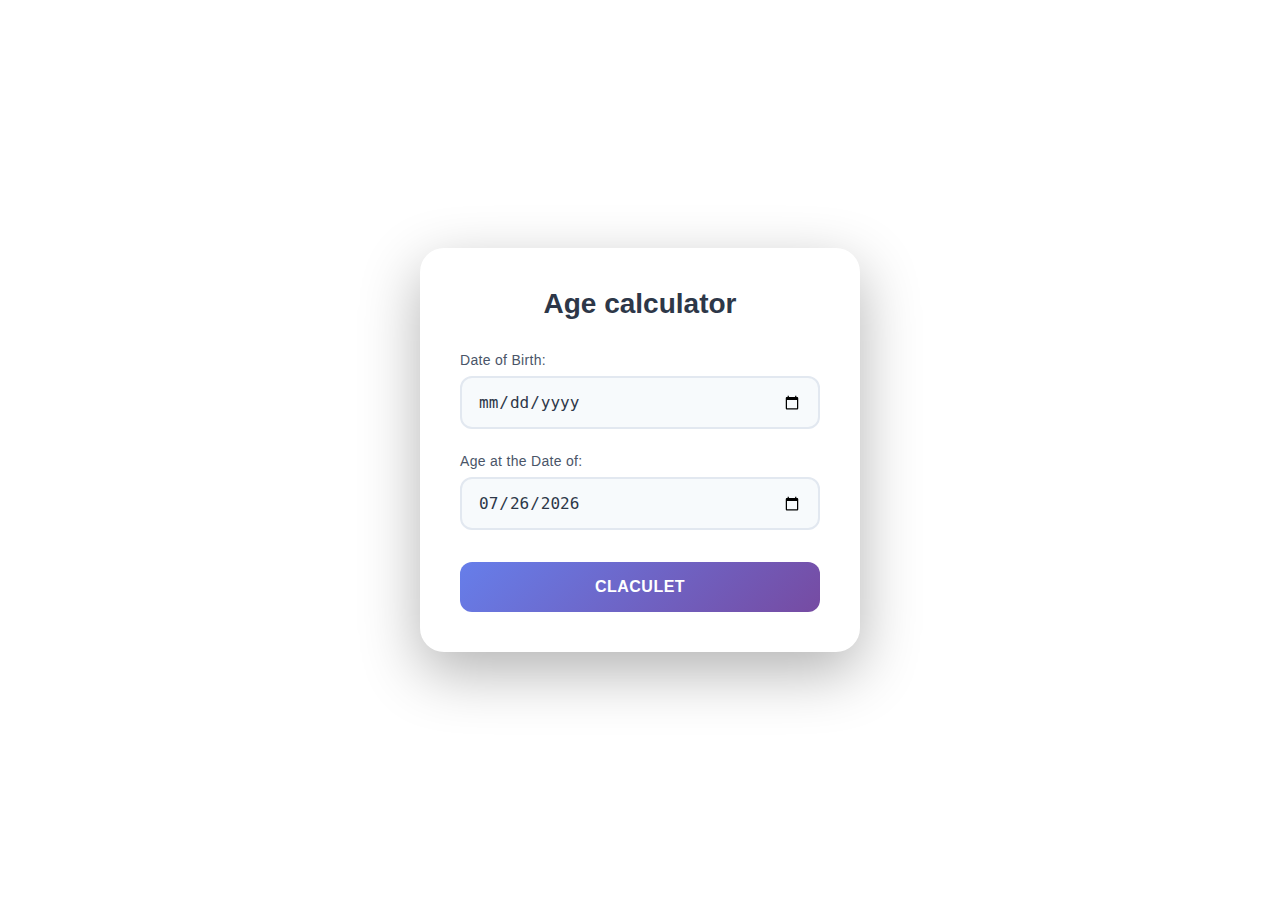
<file: index.html>
<!DOCTYPE html>
<html lang="en">

<head>
    <meta charset="UTF-8">
    <meta name="viewport" content="width=device-width, initial-scale=1.0">
    <title>Document</title>
    <link rel="stylesheet" href="./style.css">
</head>

<body>
    <section>
        <div class="container">
            <div id="errorBox" class="error"></div>
            <div class="box-calculator">
                <h2>Age calculator</h2>
                <div class="input-group">
                    <label for="dob">Date of Birth:</label>
                    <input type="date" id="dob">
                </div>
                <div class="input-group">
                    <label for="toDate">Age at the Date of:</label>
                    <input type="date" id="toDate">
                </div>
                <button onclick="calculetAge()">Claculet</button>
                <div id="resultBox" class="result"></div>
            </div>
        </div>
    </section>
    <script>
        window.onload = function () {
            const today = new Date();
            const yyyy = today.getFullYear();
            const mm = String(today.getMonth() + 1).padStart(2, "0")
            const momt = String(today.getMonth() + 1).padStart(2, "0")
            const dd = String(today.getDate()).padStart(2, "0")
            document.getElementById("toDate").value = `${yyyy}-${mm}-${dd}`
        };

        function calculetAge() {
            const dob = new Date(document.getElementById("dob").value);
            const toDate = new Date(document.getElementById("toDate").value);
            const dobInput = document.getElementById("dob").value;
            const toDateInput = document.getElementById("toDate").value;
            if (!dobInput || !toDateInput) {
                document.getElementById("resultBox").style.display = "none";
                const output = `<h3 class="error-mach">Please select both dates!</h3>`;
                document.getElementById("errorBox").style.display = "block";
                document.getElementById("errorBox").innerHTML = output;
                return;
            }
            if (!dob || !toDate) {
                alert("Enter a Date.")
                console.log("Enter a Date.")
                return;
            }
            if (dob > toDate) {
                document.getElementById("resultBox").style.display = "none";
                const output = `<h4 class="error-mach">Date of birth needs to be earlier than the age at date.</h4>`;
                document.getElementById("errorBox").style.display = "block";
                document.getElementById("errorBox").innerHTML = output;
                return;
            }
            let years = toDate.getFullYear() - dob.getFullYear();
            let months = toDate.getMonth() - dob.getMonth();
            let days = toDate.getDay() - dob.getDay();

            if (days < 0) {
                months--;
                const prevMonthDays = new Date(toDate.getFullYear(), toDate.getMonth(), 0).getDate();
                days += prevMonthDays;
            }

            if (months < 0) {
                years--;
                months += 12;
            }

            const diffMs = toDate - dob;
            const totalDays = Math.floor(diffMs / (1000 * 60 * 60 * 24));
            const totalHours = totalDays * 24;
            const totalMinutes = totalHours * 60;
            const totalSeconds = totalMinutes * 60;
            const totalWeeks = Math.floor(totalDays / 7);
            const remainingDays = totalDays % 7;
            const totalMonths = years * 12 + months;
            // console.log(`${years} years ${months} months ${days} days`);
            // console.log(`or ${totalMonths} months ${days} days`);
            // console.log(`or ${totalWeeks} weeks ${remainingDays} days`);
            // console.log(`or ${totalDays} days`);
            // console.log(`or ${totalHours} hours`);
            // console.log(`or ${totalMinutes} minutes`);
            // console.log(`or ${totalSeconds} seconds`);
            const output = `
    <b>Result</b><br>
    <b>Age:</b><br>
    ${years} years ${months} months ${days} days<br>
    or ${totalMonths} months ${days} days<br>
    or ${totalWeeks} weeks ${remainingDays} days<br>
    or ${totalDays} days<br>
    or ${totalHours} hours<br>
    or ${totalMinutes} minutes<br>
    or ${totalSeconds} seconds
`;
            document.getElementById("errorBox").style.display = "none";
            document.getElementById("resultBox").style.display = "block";
            document.getElementById("resultBox").style.background = "linear-gradient(135deg, #f093fb 0%, #f5576c 100%)";
            document.getElementById("resultBox").innerHTML = output;
        }
    </script>
</body>

</html>
</file>
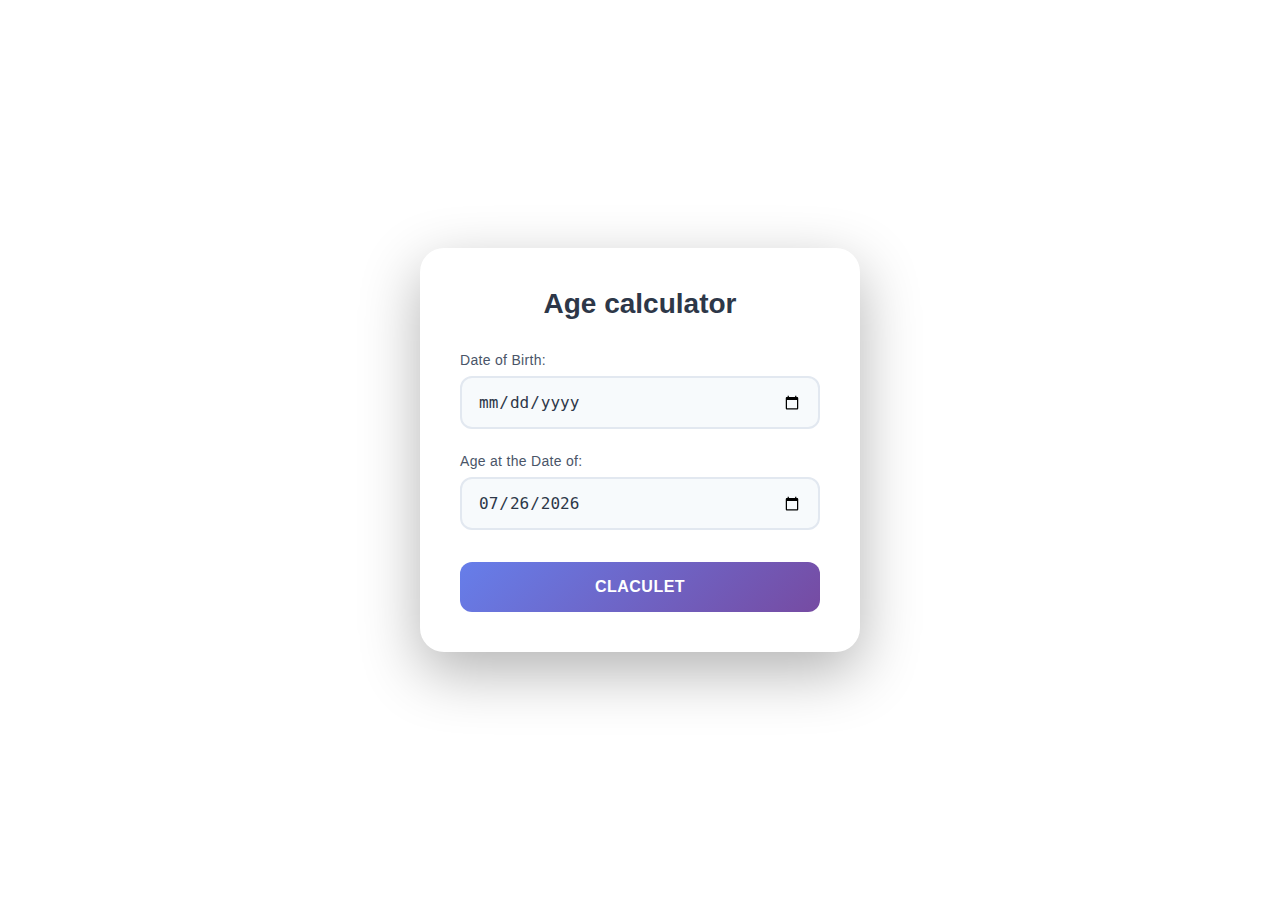
<file: age-calculator/index.html>
<!DOCTYPE html>
<html lang="en">

<head>
    <meta charset="UTF-8">
    <meta name="viewport" content="width=device-width, initial-scale=1.0">
    <title>Document</title>
    <link rel="stylesheet" href="./style.css">
</head>

<body>
    <section>
        <div class="container">
            <div id="errorBox" class="error"></div>
            <div class="box-calculator">
                <h2>Age calculator</h2>
                <div class="input-group">
                    <label for="dob">Date of Birth:</label>
                    <input type="date" id="dob">
                </div>
                <div class="input-group">
                    <label for="toDate">Age at the Date of:</label>
                    <input type="date" id="toDate">
                </div>
                <button onclick="calculetAge()">Claculet</button>
                <div id="resultBox" class="result"></div>
            </div>
        </div>
    </section>
    <script>
        window.onload = function () {
            const today = new Date();
            const yyyy = today.getFullYear();
            const mm = String(today.getMonth() + 1).padStart(2, "0")
            const momt = String(today.getMonth() + 1).padStart(2, "0")
            const dd = String(today.getDate()).padStart(2, "0")
            document.getElementById("toDate").value = `${yyyy}-${mm}-${dd}`
        };

        function calculetAge() {
            const dob = new Date(document.getElementById("dob").value);
            const toDate = new Date(document.getElementById("toDate").value);
            const dobInput = document.getElementById("dob").value;
            const toDateInput = document.getElementById("toDate").value;
            if (!dobInput || !toDateInput) {
                document.getElementById("resultBox").style.display = "none";
                const output = `<h3 class="error-mach">Please select both dates!</h3>`;
                document.getElementById("errorBox").style.display = "block";
                document.getElementById("errorBox").innerHTML = output;
                return;
            }
            if (!dob || !toDate) {
                alert("Enter a Date.")
                console.log("Enter a Date.")
                return;
            }
            if (dob > toDate) {
                document.getElementById("resultBox").style.display = "none";
                const output = `<h4 class="error-mach">Date of birth needs to be earlier than the age at date.</h4>`;
                document.getElementById("errorBox").style.display = "block";
                document.getElementById("errorBox").innerHTML = output;
                return;
            }
            let years = toDate.getFullYear() - dob.getFullYear();
            let months = toDate.getMonth() - dob.getMonth();
            let days = toDate.getDay() - dob.getDay();

            if (days < 0) {
                months--;
                const prevMonthDays = new Date(toDate.getFullYear(), toDate.getMonth(), 0).getDate();
                days += prevMonthDays;
            }

            if (months < 0) {
                years--;
                months += 12;
            }

            const diffMs = toDate - dob;
            const totalDays = Math.floor(diffMs / (1000 * 60 * 60 * 24));
            const totalHours = totalDays * 24;
            const totalMinutes = totalHours * 60;
            const totalSeconds = totalMinutes * 60;
            const totalWeeks = Math.floor(totalDays / 7);
            const remainingDays = totalDays % 7;
            const totalMonths = years * 12 + months;
            // console.log(`${years} years ${months} months ${days} days`);
            // console.log(`or ${totalMonths} months ${days} days`);
            // console.log(`or ${totalWeeks} weeks ${remainingDays} days`);
            // console.log(`or ${totalDays} days`);
            // console.log(`or ${totalHours} hours`);
            // console.log(`or ${totalMinutes} minutes`);
            // console.log(`or ${totalSeconds} seconds`);
            const output = `
                        <b>Result</b><br>
                        <b>Age:</b><br>
                        ${years} years ${months} months ${days} days<br>
                        or ${totalMonths} months ${days} days<br>
                        or ${totalWeeks} weeks ${remainingDays} days<br>
                        or ${totalDays} days<br>
                        or ${totalHours} hours<br>
                        or ${totalMinutes} minutes<br>
                        or ${totalSeconds} seconds
                    `;
            document.getElementById("errorBox").style.display = "none";
            document.getElementById("resultBox").style.display = "block";
            document.getElementById("resultBox").style.background = "linear-gradient(135deg, #f093fb 0%, #f5576c 100%)";
            document.getElementById("resultBox").innerHTML = output;
        }
    </script>
</body>

</html>
</file>
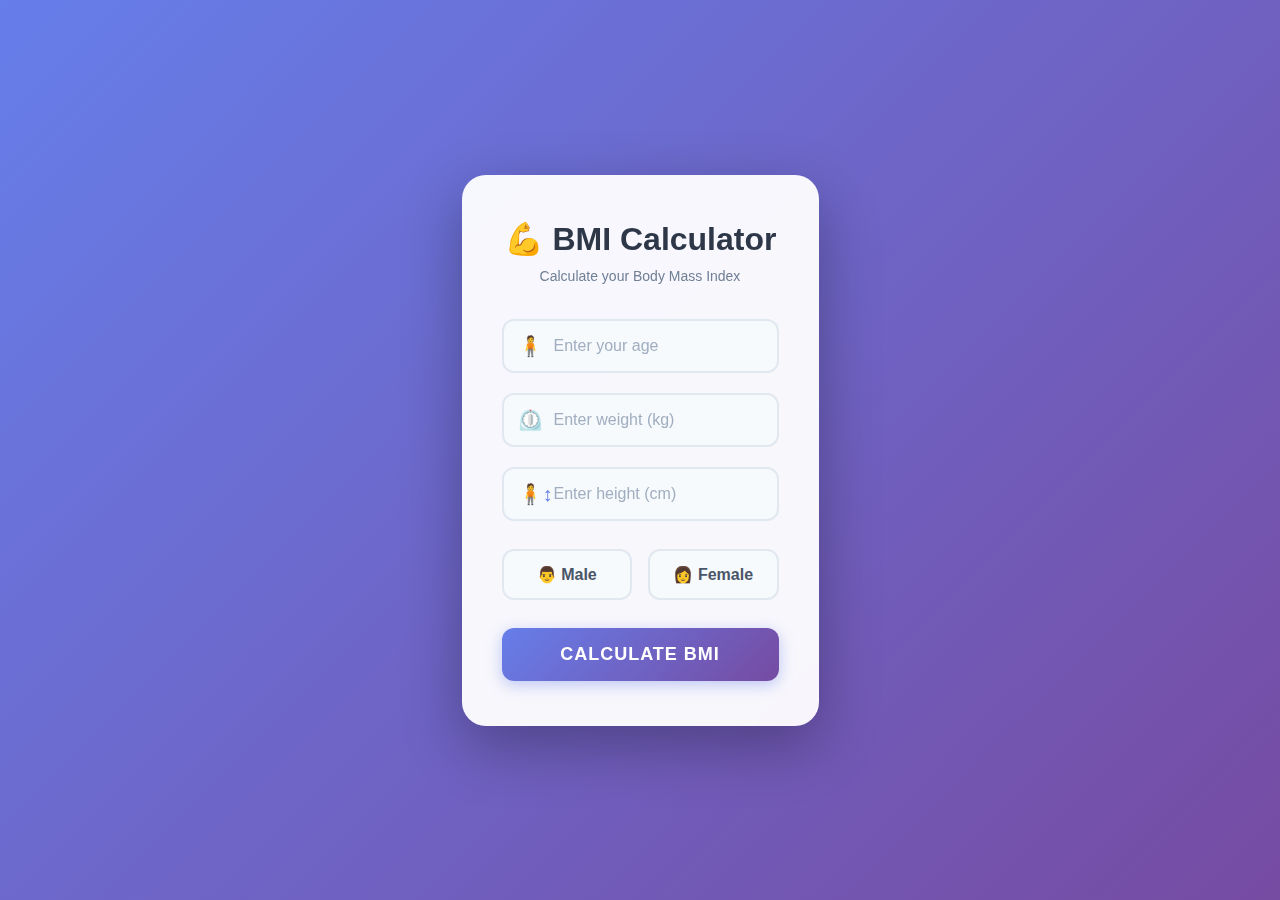
<file: bmi-calculator/index.html>
<!DOCTYPE html>
<html lang="en">

<head>
    <meta charset="UTF-8">
    <meta name="viewport" content="width=device-width, initial-scale=1.0">
    <title>Document</title>
    <link rel="stylesheet" href="./style.css">
</head>

<body>
<section>
    <div class="container">
        <div class="bmi-box">
            <h3>💪 BMI Calculator</h3>
            <div class="subtitle">Calculate your Body Mass Index</div>

            <div class="input-group">
                <span class="input-icon">🧍</span>
                <input type="number" name="age" id="age" placeholder="Enter your age">
            </div>

            <div class="input-group">
                <span class="input-icon">⏲️</span>
                <input type="number" name="weight" id="weight" placeholder="Enter weight (kg)">
            </div>

            <div class="input-group">
                <span class="input-icon">🧍↕</span>
                <input type="number" name="height" id="height" placeholder="Enter height (cm)">
            </div>

            <div class="checkbox-wrapper">
                <div class="checkbox-content">
                    <input type="checkbox" name="male" id="male" class="add" onclick="selectGender('male')">
                    <label for="male" class="checkbox-label">👨 Male</label>
                </div>
                <div class="checkbox-content">
                    <input type="checkbox" name="female" id="female" class="add" onclick="selectGender('female')">
                    <label for="female" class="checkbox-label">👩 Female</label>
                </div>
            </div>

            <button onclick="checkBmi()">Calculate BMI</button>
            <div id="bmiResult" class="result"></div>
        </div>
    </div>
</section>
    <script>
        const gendre = "";
        function selectGendre(gen) {
            if (gen === "male") {
                document.querySelector("#female").checked = false;
                const gendre = "male";
            } else {
                document.querySelector("#male").checked = false;
                const gendre = "female";
            }
        }

        const checkBmi = () => {
            const w = Number(document.querySelector("#weight").value);
            const age = Number(document.querySelector("#age").value);
            const hCm = Number(document.querySelector("#height").value);

            const h = hCm / 100;
          if (!w || !h || !age) {
                document.getElementById("bmiResult").style.display = "block";
                document.getElementById("bmiResult").innerHTML = "<p>Please fill all fields ❌</p>";
                return;
            }
            const bmi = (w / (h * h)).toFixed(1);
            console.log(bmi, "total bim")
            let msg = " ";

            if (age >= 2 && age <= 19) {
                if (age < 15) {
                    msg = "Underweight (Child)";
                }
                else if (age < 20) {
                    msg = "Normal (Child)";
                }
                else if (age < 24) {
                    msg = "Overweight (Child)";
                }
                else msg = "Obese (Child)";
            }
            else if (age > 19 && age <= 60) {
                if (age < 0) {
                    msg = "Underweight (Adult)";
                }
                else if (age < 18.5) {
                    msg = "Normal (Adult)";
                }
                else if (age < 24.9) {
                    msg = "Overweight (Adult)";
                }
                else if (age < 29.9) {
                    msg = "Overweight (Adult)";
                }
                else msg = "Obese (Adult)";
            }
            else if (age > 60) {
                if (age < 22) {
                    msg = "Underweight (Senior)";
                }
                else if (age < 27) {
                    msg = "Normal (Senior)";
                }
                else if (age < 31) {
                    msg = "Overweight (Senior)";
                }
                else msg = "Obese (Senior)";
            }
            const output = `
        <h4>Result:</h4>
        <h3>BMI: ${bmi} → ${msg}</h3>
        `;
            document.getElementById("bmiResult").style.display = "block";
            document.querySelector("#bmiResult").innerHTML = output;
        }

    </script>
</body>

</html>
</file>
<file: style.css>
* {
  margin: 0;
  padding: 0;
  box-sizing: border-box;
}

.container {
  max-width: 1320px;
  width: 100%;
  margin-inline: auto;
  padding-inline: 20px;
}
.result {
  color: white;
  display: none;
}

.error-mach {
  color: red;
}
body {
  font-family: "Segoe UI", Tahoma, Geneva, Verdana, sans-serif;
  min-height: 100vh;
  display: flex;
  align-items: center;
  justify-content: center;
  padding: 20px;
}
.title{
  font-size: 20px;
}
.container {
  width: 100%;
  width: 480px;

}
input {
  max-width: 480px;
}
.box-calculator {
  background: white;
  border-radius: 24px;
  padding: 40px;
  max-width: 480px;
  box-shadow: 0 20px 60px rgba(0, 0, 0, 0.3);
  animation: slideUp 0.5s ease-out;
}

@keyframes slideUp {
  from {
    opacity: 0;
    transform: translateY(30px);
  }
  to {
    opacity: 1;
    transform: translateY(0);
  }
}

h2 {
  color: #2d3748;
  font-size: 28px;
  margin-bottom: 32px;
  text-align: center;
  font-weight: 600;
}

.input-group {
  margin-bottom: 24px;
}

label {
  display: block;
  color: #4a5568;
  font-size: 14px;
  font-weight: 500;
  margin-bottom: 8px;
  letter-spacing: 0.3px;
}

input[type="date"] {
  width: 100%;
  padding: 14px 16px;
  border: 2px solid #e2e8f0;
  border-radius: 12px;
  font-size: 16px;
  color: #2d3748;
  transition: all 0.3s ease-in-out;
  background: #f7fafc;
  cursor: pointer;
}

input[type="date"]:hover {
  border-color: #cbd5e0;
  background: white;
}

input[type="date"]:focus {
  outline: none;
  border-color: #667eea;
  background: white;
  box-shadow: 0 0 0 3px rgba(102, 126, 234, 0.1);
}

button {
  width: 100%;
  padding: 16px;
  background: linear-gradient(135deg, #667eea 0%, #764ba2 100%);
  color: white;
  border: none;
  border-radius: 12px;
  font-size: 16px;
  font-weight: 600;
  cursor: pointer;
  transition: all 0.3s ease;
  margin-top: 8px;
  text-transform: uppercase;
  letter-spacing: 0.5px;
}

button:hover {
  transform: translateY(-2px);
  box-shadow: 0 12px 24px rgba(102, 126, 234, 0.4);
}

button:active {
  transform: translateY(0);
}

.result {
  margin-top: 32px;
  padding: 24px;
  background: linear-gradient(135deg, #f093fb 0%, #f5576c 100%);
  border-radius: 16px;
  display: none;
  animation: fadeIn 0.5s ease-out;
}
.error {
  margin-bottom: 32px;
  padding: 24px;
  background:black;
  border-radius: 16px;
  display: none;
  animation: fadeIn 0.5s ease-out;
}

.result.show {
  display: block;
}

@keyframes fadeIn {
  from {
    opacity: 0;
    transform: scale(0.95);
  }
  to {
    opacity: 1;
    transform: scale(1);
  }
}

.result-content {
  color: white;
  text-align: center;
}

.result-title {
  font-size: 16px;
  margin-bottom: 12px;
  opacity: 0.9;
  font-weight: 500;
}

.result-age {
  font-size: 32px;
  font-weight: 700;
  margin-bottom: 12px;
  line-height: 1.2;
}

.result-details {
  font-size: 14px;
  opacity: 0.9;
  line-height: 1.6;
}
</file>
<file: age-calculator/style.css>
* {
  margin: 0;
  padding: 0;
  box-sizing: border-box;
}

.container {
  max-width: 1320px;
  width: 100%;
  margin-inline: auto;
  padding-inline: 20px;
}
.result {
  color: white;
  display: none;
}

.error-mach {
  color: red;
}
body {
  font-family: "Segoe UI", Tahoma, Geneva, Verdana, sans-serif;
  min-height: 100vh;
  display: flex;
  align-items: center;
  justify-content: center;
  padding: 20px;
}
.title{
  font-size: 20px;
}
.container {
  width: 100%;
  width: 480px;

}
input {
  max-width: 480px;
}
.box-calculator {
  background: white;
  border-radius: 24px;
  padding: 40px;
  max-width: 480px;
  box-shadow: 0 20px 60px rgba(0, 0, 0, 0.3);
  animation: slideUp 0.5s ease-out;
}

@keyframes slideUp {
  from {
    opacity: 0;
    transform: translateY(30px);
  }
  to {
    opacity: 1;
    transform: translateY(0);
  }
}

h2 {
  color: #2d3748;
  font-size: 28px;
  margin-bottom: 32px;
  text-align: center;
  font-weight: 600;
}

.input-group {
  margin-bottom: 24px;
}

label {
  display: block;
  color: #4a5568;
  font-size: 14px;
  font-weight: 500;
  margin-bottom: 8px;
  letter-spacing: 0.3px;
}

input[type="date"] {
  width: 100%;
  padding: 14px 16px;
  border: 2px solid #e2e8f0;
  border-radius: 12px;
  font-size: 16px;
  color: #2d3748;
  transition: all 0.3s ease-in-out;
  background: #f7fafc;
  cursor: pointer;
}

input[type="date"]:hover {
  border-color: #cbd5e0;
  background: white;
}

input[type="date"]:focus {
  outline: none;
  border-color: #667eea;
  background: white;
  box-shadow: 0 0 0 3px rgba(102, 126, 234, 0.1);
}

button {
  width: 100%;
  padding: 16px;
  background: linear-gradient(135deg, #667eea 0%, #764ba2 100%);
  color: white;
  border: none;
  border-radius: 12px;
  font-size: 16px;
  font-weight: 600;
  cursor: pointer;
  transition: all 0.3s ease;
  margin-top: 8px;
  text-transform: uppercase;
  letter-spacing: 0.5px;
}

button:hover {
  transform: translateY(-2px);
  box-shadow: 0 12px 24px rgba(102, 126, 234, 0.4);
}

button:active {
  transform: translateY(0);
}

.result {
  margin-top: 32px;
  padding: 24px;
  background: linear-gradient(135deg, #f093fb 0%, #f5576c 100%);
  border-radius: 16px;
  display: none;
  animation: fadeIn 0.5s ease-out;
}
.error {
  margin-bottom: 32px;
  padding: 24px;
  background:black;
  border-radius: 16px;
  display: none;
  animation: fadeIn 0.5s ease-out;
}

.result.show {
  display: block;
}

@keyframes fadeIn {
  from {
    opacity: 0;
    transform: scale(0.95);
  }
  to {
    opacity: 1;
    transform: scale(1);
  }
}

.result-content {
  color: white;
  text-align: center;
}

.result-title {
  font-size: 16px;
  margin-bottom: 12px;
  opacity: 0.9;
  font-weight: 500;
}

.result-age {
  font-size: 32px;
  font-weight: 700;
  margin-bottom: 12px;
  line-height: 1.2;
}

.result-details {
  font-size: 14px;
  opacity: 0.9;
  line-height: 1.6;
}
</file>
<file: bmi-calculator/style.css>
* {
  margin: 0;
  padding: 0;
  box-sizing: border-box;
}
body {
  display: flex;
  align-items: center;
  justify-content: center;
  height: 100vh;
}

body {
  font-family: "Inter", "Segoe UI", sans-serif;
  background: linear-gradient(135deg, #667eea 0%, #764ba2 100%);
  display: flex;
  justify-content: center;
  align-items: center;
  min-height: 100vh;
  padding: 20px;
}

.container {
  width: 100%;
  max-width: 480px;
}

.bmi-box {
  background: rgba(255, 255, 255, 0.95);
  backdrop-filter: blur(10px);
  border-radius: 24px;
  padding: 45px 40px;
  box-shadow: 0 20px 60px rgba(0, 0, 0, 0.3);
  transform: translateY(0);
  transition: transform 0.3s ease;
}

.bmi-box:hover {
  transform: translateY(-5px);
  box-shadow: 0 25px 70px rgba(0, 0, 0, 0.35);
}

h3 {
  color: #2d3748;
  font-size: 32px;
  text-align: center;
  margin-bottom: 10px;
  font-weight: 700;
}

.subtitle {
  text-align: center;
  color: #718096;
  font-size: 14px;
  margin-bottom: 35px;
}

.input-group {
  position: relative;
  margin-bottom: 20px;
}

.input-icon {
  position: absolute;
  left: 16px;
  top: 50%;
  transform: translateY(-50%);
  font-size: 20px;
  color: #667eea;
}

input[type="number"] {
  width: 100%;
  padding: 16px 16px 16px 50px;
  border: 2px solid #e2e8f0;
  border-radius: 12px;
  font-size: 16px;
  transition: all 0.3s ease;
  background-color: #f7fafc;
  color: #2d3748;
}

input[type="number"]:focus {
  outline: none;
  border-color: #667eea;
  background-color: #ffffff;
  box-shadow: 0 0 0 3px rgba(102, 126, 234, 0.1);
}

input[type="number"]::placeholder {
  color: #a0aec0;
}

.checkbox-wrapper {
  display: flex;
  gap: 16px;
  margin: 28px 0;
}

.checkbox-content {
  flex: 1;
  position: relative;
}

.checkbox-content input[type="checkbox"] {
  display: none;
}

.checkbox-label {
  display: flex;
  align-items: center;
  justify-content: center;
  padding: 14px;
  border: 2px solid #e2e8f0;
  border-radius: 12px;
  cursor: pointer;
  transition: all 0.3s ease;
  background-color: #f7fafc;
  color: #4a5568;
  font-weight: 600;
  font-size: 16px;
}

.checkbox-content input[type="checkbox"]:checked + .checkbox-label {
  background: linear-gradient(135deg, #667eea 0%, #764ba2 100%);
  border-color: #667eea;
  color: white;
  box-shadow: 0 4px 15px rgba(102, 126, 234, 0.4);
}

.checkbox-label:hover {
  border-color: #667eea;
  transform: translateY(-2px);
}

button {
  width: 100%;
  padding: 16px;
  background: linear-gradient(135deg, #667eea 0%, #764ba2 100%);
  color: white;
  border: none;
  border-radius: 12px;
  font-size: 18px;
  font-weight: 700;
  cursor: pointer;
  transition: all 0.3s ease;
  box-shadow: 0 4px 15px rgba(102, 126, 234, 0.4);
  text-transform: uppercase;
  letter-spacing: 1px;
}

button:hover {
  transform: translateY(-2px);
  box-shadow: 0 6px 20px rgba(102, 126, 234, 0.5);
}

button:active {
  transform: translateY(0);
}

#bmiResult {
  margin-top: 28px;
  padding: 24px;
  border-radius: 16px;
  text-align: center;
  display: none;
  animation: slideIn 0.5s ease;
}

@keyframes slideIn {
  from {
    opacity: 0;
    transform: translateY(-20px);
  }
  to {
    opacity: 1;
    transform: translateY(0);
  }
}

#bmiResult.show {
  display: block;
}

.bmi-value {
  font-size: 48px;
  font-weight: 800;
  margin-bottom: 8px;
}

.bmi-category {
  font-size: 20px;
  font-weight: 600;
  margin-bottom: 8px;
}

.bmi-message {
  font-size: 14px;
  opacity: 0.9;
}

.underweight {
  background: linear-gradient(135deg, #4facfe 0%, #00f2fe 100%);
  color: white;
  box-shadow: 0 8px 25px rgba(79, 172, 254, 0.4);
}

.normal {
  background: linear-gradient(135deg, #43e97b 0%, #38f9d7 100%);
  color: white;
  box-shadow: 0 8px 25px rgba(67, 233, 123, 0.4);
}

.overweight {
  background: linear-gradient(135deg, #fa709a 0%, #fee140 100%);
  color: white;
  box-shadow: 0 8px 25px rgba(250, 112, 154, 0.4);
}

.obese {
  background: linear-gradient(135deg, #f093fb 0%, #f5576c 100%);
  color: white;
  box-shadow: 0 8px 25px rgba(245, 87, 108, 0.4);
}

.error {
  background: linear-gradient(135deg, #f093fb 0%, #f5576c 100%);
  color: white;
  box-shadow: 0 8px 25px rgba(245, 87, 108, 0.4);
}
input[type="checkbox"]:checked {
  pointer-events: none;
}
</file>
